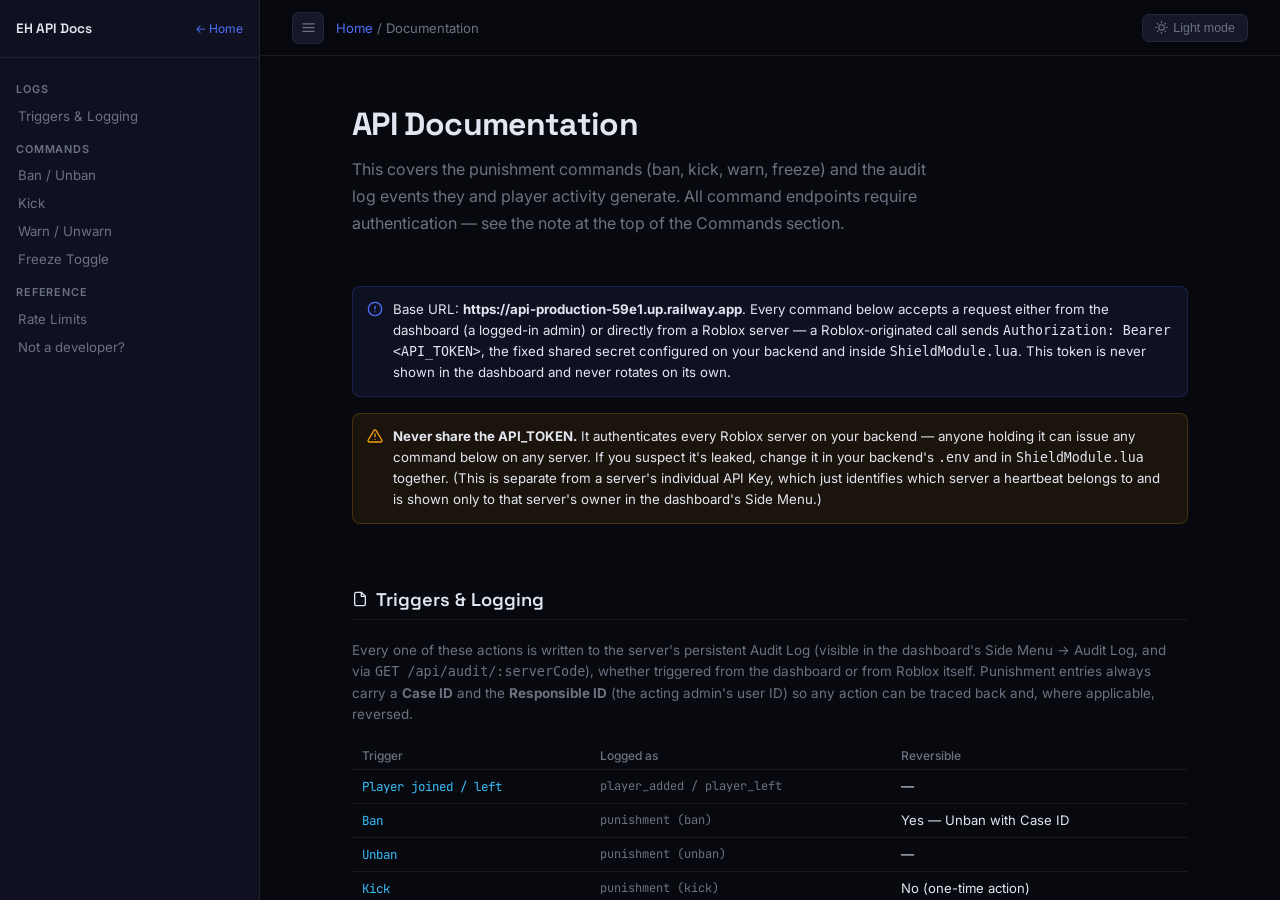
<file: Frontend/Api/Document/index.html>
<!DOCTYPE html>
<html lang="en" data-theme="dark">
<head>
<meta charset="UTF-8">
<meta name="viewport" content="width=device-width, initial-scale=1.0">
<title>Documentation — Emergency Hamburg API</title>
<link rel="preconnect" href="https://fonts.googleapis.com">
<link href="https://fonts.googleapis.com/css2?family=Inter:wght@300;400;500;600;700&family=Space+Grotesk:wght@500;600;700&family=JetBrains+Mono:wght@400;500&display=swap" rel="stylesheet">
<style>
:root {
    --bg:       #08090f;
    --surface:  #0f1120;
    --surface2: #161829;
    --border:   rgba(255,255,255,0.07);
    --text:     #e2e6f0;
    --muted:    #6b7280;
    --accent:   #4f6ef7;
    --accent2:  #38bdf8;
    --danger:   #ef4444;
    --success:  #22c55e;
    --warn:     #f59e0b;
    --radius:   10px;
    --font:     'Inter', system-ui, sans-serif;
    --font-h:   'Space Grotesk', sans-serif;
    --font-code:'JetBrains Mono', monospace;
    --sidebar-w: 260px;
}
[data-theme="light"] {
    --bg:       #f5f6fa;
    --surface:  #ffffff;
    --surface2: #eef0f8;
    --border:   rgba(0,0,0,0.08);
    --text:     #111827;
    --muted:    #6b7280;
}
*, *::before, *::after { box-sizing: border-box; margin: 0; padding: 0; }
body {
    font-family: var(--font);
    background: var(--bg);
    color: var(--text);
    display: flex;
    min-height: 100vh;
}

/* ─── SIDEBAR ─── */
#sidebar {
    width: var(--sidebar-w);
    min-width: var(--sidebar-w);
    background: var(--surface);
    border-right: 1px solid var(--border);
    height: 100vh;
    position: sticky;
    top: 0;
    overflow-y: auto;
    display: flex;
    flex-direction: column;
    transition: transform 0.25s ease, width 0.25s ease;
    z-index: 50;
    flex-shrink: 0;
}
#sidebar.collapsed {
    width: 0;
    min-width: 0;
    overflow: hidden;
}
.sidebar-header {
    padding: 1.25rem 1rem;
    border-bottom: 1px solid var(--border);
    display: flex; align-items: center; justify-content: space-between;
}
.sidebar-brand {
    font-family: var(--font-h);
    font-size: 0.85rem;
    font-weight: 600;
    color: var(--text);
}
.sidebar-nav { padding: 0.75rem 0.5rem; flex: 1; }
.sidebar-section {
    font-size: 0.68rem;
    font-weight: 600;
    text-transform: uppercase;
    letter-spacing: 0.08em;
    color: var(--muted);
    padding: 0.75rem 0.5rem 0.35rem;
}
.sidebar-link {
    display: flex; align-items: center; gap: 8px;
    padding: 6px 10px;
    border-radius: 7px;
    font-size: 0.83rem;
    color: var(--muted);
    cursor: pointer;
    transition: background 0.15s, color 0.15s;
    text-decoration: none;
}
.sidebar-link:hover { background: var(--surface2); color: var(--text); }
.sidebar-link.active { background: rgba(79,110,247,0.12); color: var(--accent); }
.method-badge {
    font-size: 0.65rem; font-weight: 700; font-family: var(--font-code);
    padding: 2px 5px; border-radius: 4px; margin-left: auto;
}
.method-get  { background: rgba(34,197,94,0.15);  color: #22c55e; }
.method-post { background: rgba(79,110,247,0.15); color: #4f6ef7; }
.method-del  { background: rgba(239,68,68,0.15);  color: #ef4444; }
.method-patch{ background: rgba(245,158,11,0.15); color: #f59e0b; }

/* ─── MAIN ─── */
#main {
    flex: 1;
    overflow-y: auto;
    max-height: 100vh;
}

/* ─── TOP BAR ─── */
#topbar {
    position: sticky; top: 0; z-index: 40;
    background: rgba(8,9,15,0.9);
    backdrop-filter: blur(10px);
    border-bottom: 1px solid var(--border);
    padding: 0 2rem;
    height: 56px;
    display: flex; align-items: center; justify-content: space-between;
}
.topbar-left { display: flex; align-items: center; gap: 12px; }
.toggle-sidebar-btn {
    background: var(--surface2);
    border: 1px solid var(--border);
    border-radius: 7px;
    width: 32px; height: 32px;
    display: flex; align-items: center; justify-content: center;
    cursor: pointer;
    color: var(--muted);
    transition: color 0.15s;
    flex-shrink: 0;
}
.toggle-sidebar-btn:hover { color: var(--text); }
.breadcrumb {
    font-size: 0.82rem; color: var(--muted);
}
.breadcrumb a { color: var(--accent); text-decoration: none; }
.topbar-right { display: flex; align-items: center; gap: 10px; }
.theme-btn {
    background: var(--surface2);
    border: 1px solid var(--border);
    border-radius: 7px;
    padding: 6px 12px;
    font-size: 0.78rem;
    color: var(--muted);
    cursor: pointer;
    transition: color 0.15s;
    display: flex; align-items: center; gap: 5px;
}
.theme-btn:hover { color: var(--text); }

/* ─── CONTENT ─── */
.content {
    max-width: 900px;
    margin: 0 auto;
    padding: 3rem 2rem 6rem;
}
.page-hero {
    margin-bottom: 3rem;
}
.page-hero h1 {
    font-family: var(--font-h);
    font-size: 2rem;
    font-weight: 700;
    letter-spacing: -0.02em;
    margin-bottom: 0.75rem;
}
.page-hero p { color: var(--muted); line-height: 1.7; max-width: 580px; }

/* ─── ENDPOINT SECTION ─── */
.endpoint-section {
    margin-bottom: 4rem;
    scroll-margin-top: 70px;
}
.endpoint-section-title {
    font-family: var(--font-h);
    font-size: 1.15rem;
    font-weight: 600;
    margin-bottom: 1.25rem;
    color: var(--text);
    padding-bottom: 0.5rem;
    border-bottom: 1px solid var(--border);
    display: flex; align-items: center; gap: 8px;
}

/* ─── ENDPOINT CARD ─── */
.endpoint-card {
    background: var(--surface);
    border: 1px solid var(--border);
    border-radius: var(--radius);
    margin-bottom: 1.25rem;
    overflow: hidden;
}
.endpoint-head {
    display: flex; align-items: center; gap: 10px;
    padding: 1rem 1.25rem;
    cursor: pointer;
    user-select: none;
}
.endpoint-head:hover { background: var(--surface2); }
.endpoint-method {
    font-family: var(--font-code);
    font-size: 0.7rem; font-weight: 700;
    padding: 3px 8px; border-radius: 5px;
    flex-shrink: 0;
}
.endpoint-path {
    font-family: var(--font-code);
    font-size: 0.83rem;
    color: var(--text);
    flex: 1;
}
.endpoint-summary { font-size: 0.8rem; color: var(--muted); }
.endpoint-toggle {
    color: var(--muted); transition: transform 0.2s;
    flex-shrink: 0;
}
.endpoint-card.open .endpoint-toggle { transform: rotate(90deg); }

.endpoint-body {
    display: none;
    padding: 0 1.25rem 1.25rem;
    border-top: 1px solid var(--border);
}
.endpoint-card.open .endpoint-body { display: block; }

.endpoint-desc {
    font-size: 0.84rem;
    color: var(--muted);
    line-height: 1.6;
    margin: 1rem 0;
}

/* ─── PARAMS TABLE ─── */
.params-title {
    font-size: 0.75rem;
    font-weight: 600;
    text-transform: uppercase;
    letter-spacing: 0.06em;
    color: var(--muted);
    margin: 1rem 0 0.5rem;
}
table {
    width: 100%; border-collapse: collapse;
    font-size: 0.82rem; margin-bottom: 1rem;
}
th { text-align: left; padding: 6px 10px; color: var(--muted); font-weight: 500; font-size: 0.75rem; border-bottom: 1px solid var(--border); }
td { padding: 8px 10px; border-bottom: 1px solid var(--border); vertical-align: top; }
tr:last-child td { border-bottom: none; }
.param-name { font-family: var(--font-code); font-size: 0.78rem; color: var(--accent2); }
.param-type { font-family: var(--font-code); font-size: 0.75rem; color: var(--muted); }
.required-tag {
    display: inline-block;
    background: rgba(239,68,68,0.1); color: var(--danger);
    border-radius: 4px; padding: 1px 5px; font-size: 0.65rem; font-weight: 600;
}
.optional-tag {
    display: inline-block;
    background: var(--surface2); color: var(--muted);
    border-radius: 4px; padding: 1px 5px; font-size: 0.65rem;
}

/* ─── CODE BLOCK ─── */
.code-block {
    position: relative;
    background: #0d0e1a;
    border: 1px solid rgba(255,255,255,0.05);
    border-radius: 8px;
    overflow: hidden;
    margin: 1rem 0;
}
.code-block-header {
    display: flex; align-items: center; justify-content: space-between;
    padding: 8px 14px;
    background: rgba(255,255,255,0.02);
    border-bottom: 1px solid rgba(255,255,255,0.05);
    font-size: 0.72rem; color: var(--muted);
}
.copy-btn {
    background: var(--surface2);
    border: 1px solid var(--border);
    border-radius: 5px;
    padding: 3px 10px;
    font-size: 0.72rem; color: var(--muted);
    cursor: pointer; transition: color 0.15s;
}
.copy-btn:hover { color: var(--text); }
.copy-btn.copied { color: var(--success); }
pre {
    padding: 1rem 1.25rem;
    overflow-x: auto;
    font-family: var(--font-code);
    font-size: 0.82rem;
    line-height: 1.7;
}
/* Syntax colors */
.kw   { color: #c084fc; }
.str  { color: #86efac; }
.num  { color: #fdba74; }
.cmt  { color: #4b5563; font-style: italic; }
.fn   { color: #60a5fa; }
.key  { color: #38bdf8; }
.op   { color: #94a3b8; }
.url  { color: #fbbf24; }

/* ─── INFO BOX ─── */
.info-box {
    display: flex; gap: 10px;
    background: rgba(79,110,247,0.08);
    border: 1px solid rgba(79,110,247,0.2);
    border-radius: 8px;
    padding: 12px 14px;
    font-size: 0.83rem;
    color: var(--text);
    line-height: 1.6;
    margin: 1rem 0;
}
.info-box.warn-box {
    background: rgba(245,158,11,0.08);
    border-color: rgba(245,158,11,0.2);
}
.info-box.danger-box {
    background: rgba(239,68,68,0.08);
    border-color: rgba(239,68,68,0.2);
}
.info-box svg { flex-shrink: 0; margin-top: 2px; }

/* ─── NOT-A-DEV SECTION ─── */
.not-dev-card {
    background: linear-gradient(135deg, rgba(79,110,247,0.08), rgba(56,189,248,0.05));
    border: 1px solid rgba(79,110,247,0.2);
    border-radius: var(--radius);
    padding: 2rem;
    text-align: center;
    margin: 3rem 0;
}
.not-dev-card h2 { font-family: var(--font-h); font-size: 1.1rem; margin-bottom: 0.5rem; }
.not-dev-card p  { font-size: 0.84rem; color: var(--muted); margin-bottom: 1rem; line-height: 1.6; }
.not-dev-card a  { color: var(--accent); font-weight: 500; cursor: pointer; }
.not-dev-card a:hover { text-decoration: underline; }

/* ─── RESPONSIVE ─── */
@media (max-width: 768px) {
    #sidebar { position: fixed; height: 100vh; }
    #sidebar:not(.collapsed) { box-shadow: 0 0 40px rgba(0,0,0,0.5); }
}
</style>
</head>
<body>

<!-- ─── SIDEBAR ─── -->
<aside id="sidebar">
    <div class="sidebar-header">
        <div class="sidebar-brand">EH API Docs</div>
        <a href="/Api" style="font-size:0.75rem;color:var(--accent);text-decoration:none">&larr; Home</a>
    </div>
    <nav class="sidebar-nav">

        <div class="sidebar-section">Logs</div>
        <a class="sidebar-link active" onclick="scrollTo('triggers')">Triggers &amp; Logging</a>

        <div class="sidebar-section">Commands</div>
        <a class="sidebar-link" onclick="scrollTo('ban')">Ban / Unban</a>
        <a class="sidebar-link" onclick="scrollTo('kick')">Kick</a>
        <a class="sidebar-link" onclick="scrollTo('warn')">Warn / Unwarn</a>
        <a class="sidebar-link" onclick="scrollTo('freeze')">Freeze Toggle</a>

        <div class="sidebar-section">Reference</div>
        <a class="sidebar-link" onclick="scrollTo('ratelimit')">Rate Limits</a>
        <a class="sidebar-link" onclick="scrollTo('not-dev')">Not a developer?</a>
    </nav>
</aside>

<!-- ─── MAIN ─── -->
<div id="main">
    <div id="topbar">
        <div class="topbar-left">
            <button class="toggle-sidebar-btn" onclick="toggleSidebar()" title="Toggle sidebar">
                <svg xmlns="http://www.w3.org/2000/svg" width="15" height="15" viewBox="0 0 24 24" fill="none" stroke="currentColor" stroke-width="2" stroke-linecap="round" stroke-linejoin="round"><line x1="3" y1="6" x2="21" y2="6"/><line x1="3" y1="12" x2="21" y2="12"/><line x1="3" y1="18" x2="21" y2="18"/></svg>
            </button>
            <span class="breadcrumb"><a href="/Api">Home</a> / Documentation</span>
        </div>
        <div class="topbar-right">
            <button class="theme-btn" onclick="toggleTheme()">
                <svg id="theme-icon" xmlns="http://www.w3.org/2000/svg" width="13" height="13" viewBox="0 0 24 24" fill="none" stroke="currentColor" stroke-width="2" stroke-linecap="round" stroke-linejoin="round"><circle cx="12" cy="12" r="5"/><line x1="12" y1="1" x2="12" y2="3"/><line x1="12" y1="21" x2="12" y2="23"/><line x1="4.22" y1="4.22" x2="5.64" y2="5.64"/><line x1="18.36" y1="18.36" x2="19.78" y2="19.78"/><line x1="1" y1="12" x2="3" y2="12"/><line x1="21" y1="12" x2="23" y2="12"/><line x1="4.22" y1="19.78" x2="5.64" y2="18.36"/><line x1="18.36" y1="5.64" x2="19.78" y2="4.22"/></svg>
                <span id="theme-label">Light mode</span>
            </button>
        </div>
    </div>

    <div class="content">

        <!-- INTRO -->
        <div class="page-hero">
            <h1>API Documentation</h1>
            <p>This covers the punishment commands (ban, kick, warn, freeze) and the audit log events they and player activity generate. All command endpoints require authentication — see the note at the top of the Commands section.</p>
        </div>

        <!-- INTRO (auth note folded in — not a separate sidebar section per current scope) -->
        <div id="intro" class="endpoint-section">
            <div class="info-box">
                <svg xmlns="http://www.w3.org/2000/svg" width="16" height="16" viewBox="0 0 24 24" fill="none" stroke="#4f6ef7" stroke-width="2" stroke-linecap="round" stroke-linejoin="round"><circle cx="12" cy="12" r="10"/><line x1="12" y1="8" x2="12" y2="12"/><line x1="12" y1="16" x2="12.01" y2="16"/></svg>
                <div>Base URL: <strong>https://api-production-59e1.up.railway.app</strong>. Every command below accepts a request either from the dashboard (a logged-in admin) or directly from a Roblox server — a Roblox-originated call sends <code>Authorization: Bearer &lt;API_TOKEN&gt;</code>, the fixed shared secret configured on your backend and inside <code>ShieldModule.lua</code>. This token is never shown in the dashboard and never rotates on its own.</div>
            </div>
            <div class="info-box warn-box">
                <svg xmlns="http://www.w3.org/2000/svg" width="16" height="16" viewBox="0 0 24 24" fill="none" stroke="#f59e0b" stroke-width="2" stroke-linecap="round" stroke-linejoin="round"><path d="M10.29 3.86L1.82 18a2 2 0 0 0 1.71 3h16.94a2 2 0 0 0 1.71-3L13.71 3.86a2 2 0 0 0-3.42 0z"/><line x1="12" y1="9" x2="12" y2="13"/><line x1="12" y1="17" x2="12.01" y2="17"/></svg>
                <div><strong>Never share the API_TOKEN.</strong> It authenticates every Roblox server on your backend — anyone holding it can issue any command below on any server. If you suspect it's leaked, change it in your backend's <code>.env</code> and in <code>ShieldModule.lua</code> together. (This is separate from a server's individual API Key, which just identifies which server a heartbeat belongs to and is shown only to that server's owner in the dashboard's Side Menu.)</div>
            </div>
        </div>

        <!-- TRIGGERS & LOGGING -->
        <div id="triggers" class="endpoint-section">
            <div class="endpoint-section-title">
                <svg xmlns="http://www.w3.org/2000/svg" width="16" height="16" viewBox="0 0 24 24" fill="none" stroke="currentColor" stroke-width="2" stroke-linecap="round" stroke-linejoin="round"><path d="M14 2H6a2 2 0 0 0-2 2v16a2 2 0 0 0 2 2h12a2 2 0 0 0 2-2V8z"/><polyline points="14 2 14 8 20 8"/></svg>
                Triggers &amp; Logging
            </div>
            <p class="endpoint-desc">Every one of these actions is written to the server's persistent Audit Log (visible in the dashboard's Side Menu → Audit Log, and via <code>GET /api/audit/:serverCode</code>), whether triggered from the dashboard or from Roblox itself. Punishment entries always carry a <strong>Case ID</strong> and the <strong>Responsible ID</strong> (the acting admin's user ID) so any action can be traced back and, where applicable, reversed.</p>
            <table style="margin-top:10px">
                <tr><th>Trigger</th><th>Logged as</th><th>Reversible</th></tr>
                <tr><td class="param-name">Player joined / left</td><td class="param-type">player_added / player_left</td><td>—</td></tr>
                <tr><td class="param-name">Ban</td><td class="param-type">punishment (ban)</td><td>Yes — Unban with Case ID</td></tr>
                <tr><td class="param-name">Unban</td><td class="param-type">punishment (unban)</td><td>—</td></tr>
                <tr><td class="param-name">Kick</td><td class="param-type">punishment (kick)</td><td>No (one-time action)</td></tr>
                <tr><td class="param-name">Warn</td><td class="param-type">punishment (warn)</td><td>Yes — Unwarn with Case ID</td></tr>
                <tr><td class="param-name">Unwarn</td><td class="param-type">punishment (unwarn)</td><td>—</td></tr>
                <tr><td class="param-name">Freeze / Unfreeze</td><td class="param-type">punishment (freeze)</td><td>Toggled by re-calling Freeze</td></tr>
                <tr><td class="param-name">Team Changed</td><td class="param-type">team_changed</td><td>—</td></tr>
            </table>
        </div>

        <!-- BAN -->
        <div id="ban" class="endpoint-section">
            <div class="endpoint-section-title">
                <svg xmlns="http://www.w3.org/2000/svg" width="16" height="16" viewBox="0 0 24 24" fill="none" stroke="currentColor" stroke-width="2" stroke-linecap="round" stroke-linejoin="round"><circle cx="12" cy="12" r="10"/><line x1="4.93" y1="4.93" x2="19.07" y2="19.07"/></svg>
                Ban / Unban
            </div>
            <div class="info-box warn-box">
                <svg xmlns="http://www.w3.org/2000/svg" width="16" height="16" viewBox="0 0 24 24" fill="none" stroke="#f59e0b" stroke-width="2" stroke-linecap="round" stroke-linejoin="round"><path d="M10.29 3.86L1.82 18a2 2 0 0 0 1.71 3h16.94a2 2 0 0 0 1.71-3L13.71 3.86a2 2 0 0 0-3.42 0z"/><line x1="12" y1="9" x2="12" y2="13"/><line x1="12" y1="17" x2="12.01" y2="17"/></svg>
                <div>Bans are stored in-memory on the API and replicated to Roblox DataStore via the <code>ban</code> command. A ban with <code>duration: -1</code> is permanent. Duration is always in <strong>seconds</strong>.</div>
            </div>
            <div class="endpoint-card">
                <div class="endpoint-head" onclick="toggleEp(this)">
                    <span class="endpoint-method method-post">POST</span>
                    <span class="endpoint-path">/api/punishments/ban</span>
                    <span class="endpoint-summary">Ban a player</span>
                    <svg class="endpoint-toggle" xmlns="http://www.w3.org/2000/svg" width="14" height="14" viewBox="0 0 24 24" fill="none" stroke="currentColor" stroke-width="2" stroke-linecap="round" stroke-linejoin="round"><polyline points="9 18 15 12 9 6"/></svg>
                </div>
                <div class="endpoint-body">
                    <p class="params-title">Body Parameters</p>
                    <table>
                        <tr><th>Name</th><th>Type</th><th>Required</th><th>Description</th></tr>
                        <tr><td class="param-name">serverCode</td><td class="param-type">string</td><td><span class="optional-tag">optional</span></td><td>Live server to issue kick command in</td></tr>
                        <tr><td class="param-name">bannedUserName</td><td class="param-type">string</td><td><span class="required-tag">required</span></td><td>Username of player to ban</td></tr>
                        <tr><td class="param-name">bannedUserId</td><td class="param-type">number</td><td><span class="required-tag">required</span></td><td>User ID of player to ban</td></tr>
                        <tr><td class="param-name">responsibleId</td><td class="param-type">number</td><td><span class="required-tag">required</span></td><td>Admin's user ID (senderId)</td></tr>
                        <tr><td class="param-name">responsibleUsername</td><td class="param-type">string</td><td><span class="required-tag">required</span></td><td>Admin's username</td></tr>
                        <tr><td class="param-name">duration</td><td class="param-type">number</td><td><span class="required-tag">required</span></td><td>Seconds, or -1 for permanent</td></tr>
                        <tr><td class="param-name">reason</td><td class="param-type">string</td><td><span class="optional-tag">optional</span></td><td>Ban reason</td></tr>
                    </table>
                    <div class="code-block">
                        <div class="code-block-header"><span>JavaScript — Ban for 24 hours</span><button class="copy-btn" onclick="copyCode(this)">Copy</button></div>
                        <pre><span class="kw">const</span> res = <span class="kw">await</span> <span class="fn">fetch</span>(<span class="str">"/api/punishments/ban"</span>, {
  <span class="key">method</span>: <span class="str">"POST"</span>,
  <span class="key">headers</span>: { <span class="str">"Content-Type"</span>: <span class="str">"application/json"</span>, <span class="str">"Authorization"</span>: <span class="str">"Bearer TOKEN"</span> },
  <span class="key">body</span>: <span class="fn">JSON.stringify</span>({
    <span class="key">serverCode</span>: <span class="str">"b1zw-z1ld-24s1-dm23"</span>,
    <span class="key">bannedUserName</span>: <span class="str">"BadPlayer"</span>,
    <span class="key">bannedUserId</span>: <span class="num">987654321</span>,
    <span class="key">responsibleId</span>: <span class="num">123456789</span>,
    <span class="key">responsibleUsername</span>: <span class="str">"AdminName"</span>,
    <span class="key">duration</span>: <span class="num">86400</span>, <span class="cmt">// 24 hours in seconds</span>
    <span class="key">reason</span>: <span class="str">"RDM / Exploiting"</span>
  })
});
<span class="kw">const</span> { caseId } = <span class="kw">await</span> res.<span class="fn">json</span>();
<span class="cmt">// Store caseId for future unban reference</span></pre>
                    </div>
                </div>
            </div>

            <div class="endpoint-card">
                <div class="endpoint-head" onclick="toggleEp(this)">
                    <span class="endpoint-method method-post">POST</span>
                    <span class="endpoint-path">/api/punishments/unban</span>
                    <span class="endpoint-summary">Lift an active ban</span>
                    <svg class="endpoint-toggle" xmlns="http://www.w3.org/2000/svg" width="14" height="14" viewBox="0 0 24 24" fill="none" stroke="currentColor" stroke-width="2" stroke-linecap="round" stroke-linejoin="round"><polyline points="9 18 15 12 9 6"/></svg>
                </div>
                <div class="endpoint-body">
                    <table>
                        <tr><th>Name</th><th>Type</th><th>Required</th></tr>
                        <tr><td class="param-name">userId</td><td class="param-type">number</td><td><span class="required-tag">required</span></td></tr>
                        <tr><td class="param-name">responsibleUsername</td><td class="param-type">string</td><td><span class="optional-tag">optional</span></td></tr>
                        <tr><td class="param-name">reason</td><td class="param-type">string</td><td><span class="optional-tag">optional</span></td></tr>
                    </table>
                </div>
            </div>
        </div>

        <!-- KICK -->
        <div id="kick" class="endpoint-section">
            <div class="endpoint-section-title">Kick</div>
            <div class="endpoint-card">
                <div class="endpoint-head" onclick="toggleEp(this)">
                    <span class="endpoint-method method-post">POST</span>
                    <span class="endpoint-path">/api/punishments/kick</span>
                    <span class="endpoint-summary">Kick a player from a live server</span>
                    <svg class="endpoint-toggle" xmlns="http://www.w3.org/2000/svg" width="14" height="14" viewBox="0 0 24 24" fill="none" stroke="currentColor" stroke-width="2" stroke-linecap="round" stroke-linejoin="round"><polyline points="9 18 15 12 9 6"/></svg>
                </div>
                <div class="endpoint-body">
                    <table>
                        <tr><th>Name</th><th>Type</th><th>Required</th></tr>
                        <tr><td class="param-name">serverCode</td><td class="param-type">string</td><td><span class="required-tag">required</span></td></tr>
                        <tr><td class="param-name">target</td><td class="param-type">string</td><td><span class="required-tag">required</span></td></tr>
                        <tr><td class="param-name">targetId</td><td class="param-type">number</td><td><span class="optional-tag">optional</span></td></tr>
                        <tr><td class="param-name">responsibleUsername</td><td class="param-type">string</td><td><span class="optional-tag">optional</span></td></tr>
                        <tr><td class="param-name">reason</td><td class="param-type">string</td><td><span class="optional-tag">optional</span></td></tr>
                    </table>
                </div>
            </div>
        </div>

        <!-- WARN -->
        <div id="warn" class="endpoint-section">
            <div class="endpoint-section-title">Warn / Unwarn</div>
            <div class="endpoint-card">
                <div class="endpoint-head" onclick="toggleEp(this)">
                    <span class="endpoint-method method-post">POST</span>
                    <span class="endpoint-path">/api/punishments/warn</span>
                    <span class="endpoint-summary">Warn a player</span>
                    <svg class="endpoint-toggle" xmlns="http://www.w3.org/2000/svg" width="14" height="14" viewBox="0 0 24 24" fill="none" stroke="currentColor" stroke-width="2" stroke-linecap="round" stroke-linejoin="round"><polyline points="9 18 15 12 9 6"/></svg>
                </div>
                <div class="endpoint-body">
                    <p class="endpoint-desc">Warn case IDs are 6-character alphanumeric strings, e.g. <code>aB3xZ9</code>. Pass them to <code>/unwarn</code> to remove specific warnings.</p>
                    <table>
                        <tr><th>Name</th><th>Type</th><th>Required</th></tr>
                        <tr><td class="param-name">serverCode</td><td class="param-type">string</td><td><span class="optional-tag">optional</span></td></tr>
                        <tr><td class="param-name">toWho</td><td class="param-type">string</td><td><span class="required-tag">required</span></td></tr>
                        <tr><td class="param-name">toWhoId</td><td class="param-type">number</td><td><span class="required-tag">required</span></td></tr>
                        <tr><td class="param-name">responsibleId</td><td class="param-type">number</td><td><span class="required-tag">required</span></td></tr>
                        <tr><td class="param-name">responsibleUsername</td><td class="param-type">string</td><td><span class="required-tag">required</span></td></tr>
                        <tr><td class="param-name">reason</td><td class="param-type">string</td><td><span class="required-tag">required</span></td></tr>
                        <tr><td class="param-name">time</td><td class="param-type">number</td><td><span class="optional-tag">optional</span></td></tr>
                    </table>
                    <div class="code-block">
                        <div class="code-block-header"><span>JavaScript — Warn and fetch all warns</span><button class="copy-btn" onclick="copyCode(this)">Copy</button></div>
                        <pre><span class="cmt">// Issue warn</span>
<span class="kw">const</span> warnRes = <span class="kw">await</span> <span class="fn">fetch</span>(<span class="str">"/api/punishments/warn"</span>, {
  <span class="key">method</span>: <span class="str">"POST"</span>,
  <span class="key">headers</span>: { <span class="str">"Content-Type"</span>: <span class="str">"application/json"</span>, <span class="str">"Authorization"</span>: <span class="str">"Bearer TOKEN"</span> },
  <span class="key">body</span>: <span class="fn">JSON.stringify</span>({
    <span class="key">toWho</span>: <span class="str">"PlayerName"</span>, <span class="key">toWhoId</span>: <span class="num">123456</span>,
    <span class="key">responsibleId</span>: <span class="num">789</span>, <span class="key">responsibleUsername</span>: <span class="str">"Admin"</span>,
    <span class="key">reason</span>: <span class="str">"Swearing / Insults"</span>
  })
});
<span class="kw">const</span> { caseId } = <span class="kw">await</span> warnRes.<span class="fn">json</span>();

<span class="cmt">// Fetch all warns for a player</span>
<span class="kw">const</span> warns = <span class="kw">await</span> <span class="fn">fetch</span>(<span class="str">`/api/punishments/warns/123456`</span>, {
  <span class="key">headers</span>: { <span class="str">"Authorization"</span>: <span class="str">"Bearer TOKEN"</span> }
}).<span class="fn">then</span>(r => r.<span class="fn">json</span>());</pre>
                    </div>
                </div>
            </div>
            <div class="endpoint-card">
                <div class="endpoint-head" onclick="toggleEp(this)">
                    <span class="endpoint-method method-post">POST</span>
                    <span class="endpoint-path">/api/punishments/unwarn</span>
                    <span class="endpoint-summary">Remove a warning by case ID</span>
                    <svg class="endpoint-toggle" xmlns="http://www.w3.org/2000/svg" width="14" height="14" viewBox="0 0 24 24" fill="none" stroke="currentColor" stroke-width="2" stroke-linecap="round" stroke-linejoin="round"><polyline points="9 18 15 12 9 6"/></svg>
                </div>
                <div class="endpoint-body">
                    <table>
                        <tr><th>Name</th><th>Type</th><th>Required</th></tr>
                        <tr><td class="param-name">whoId</td><td class="param-type">number</td><td><span class="required-tag">required</span></td></tr>
                        <tr><td class="param-name">caseId</td><td class="param-type">string</td><td><span class="required-tag">required</span></td></tr>
                        <tr><td class="param-name">who</td><td class="param-type">string</td><td><span class="optional-tag">optional</span></td></tr>
                        <tr><td class="param-name">serverCode</td><td class="param-type">string</td><td><span class="optional-tag">optional</span></td></tr>
                    </table>
                </div>
            </div>
        </div>

        <!-- FREEZE -->
        <div id="freeze" class="endpoint-section">
            <div class="endpoint-section-title">Freeze Toggle</div>
            <div class="endpoint-card">
                <div class="endpoint-head" onclick="toggleEp(this)">
                    <span class="endpoint-method method-post">POST</span>
                    <span class="endpoint-path">/api/punishments/freeze</span>
                    <span class="endpoint-summary">Toggle freeze state for a player</span>
                    <svg class="endpoint-toggle" xmlns="http://www.w3.org/2000/svg" width="14" height="14" viewBox="0 0 24 24" fill="none" stroke="currentColor" stroke-width="2" stroke-linecap="round" stroke-linejoin="round"><polyline points="9 18 15 12 9 6"/></svg>
                </div>
                <div class="endpoint-body">
                    <p class="endpoint-desc">Toggles freeze: if the player is frozen, this unfreezes them; if not frozen, freezes them. Returns which action was taken.</p>
                    <table>
                        <tr><th>Name</th><th>Type</th><th>Required</th></tr>
                        <tr><td class="param-name">serverCode</td><td class="param-type">string</td><td><span class="required-tag">required</span></td></tr>
                        <tr><td class="param-name">targetId</td><td class="param-type">number</td><td><span class="required-tag">required</span></td></tr>
                        <tr><td class="param-name">targetUsername</td><td class="param-type">string</td><td><span class="optional-tag">optional</span></td></tr>
                    </table>
                </div>
            </div>
        </div>


        <!-- RATE LIMITS -->
        <div id="ratelimit" class="endpoint-section">
            <div class="endpoint-section-title">
                <svg xmlns="http://www.w3.org/2000/svg" width="16" height="16" viewBox="0 0 24 24" fill="none" stroke="currentColor" stroke-width="2" stroke-linecap="round" stroke-linejoin="round"><circle cx="12" cy="12" r="10"/><polyline points="12 6 12 12 16 14"/></svg>
                Rate Limits
            </div>
            <p class="endpoint-desc">All command endpoints share a general request limit, plus a couple of narrower cooldowns on specific actions.</p>
            <table style="margin-top:10px">
                <tr><th>Scope</th><th>Limit</th><th>On exceed</th></tr>
                <tr><td class="param-name">Per IP (general)</td><td class="param-type">45 requests / 10 seconds</td><td><code>429</code> Rate limit exceeded</td></tr>
                <tr><td class="param-name">Duty shift actions</td><td class="param-type">1 action / 2 seconds</td><td><code>429</code> with <code>remainingMs</code></td></tr>
                <tr><td class="param-name">API Key regeneration</td><td class="param-type">1 / 15 minutes (per server)</td><td><code>429</code> with <code>remainingSeconds</code></td></tr>
            </table>
            <p class="endpoint-desc" style="margin-top:10px"><strong>Backoff guidance:</strong> on a <code>429</code>, stop retrying immediately — back off for at least the window above before trying again (use <code>remainingMs</code>/<code>remainingSeconds</code> when the response includes one). Don't poll faster than once every couple of seconds for anything other than heartbeat, which already runs on its own fixed interval.</p>
        </div>

        <!-- NOT A DEVELOPER -->
        <div id="not-dev" class="not-dev-card">
            <h2>Not a developer?</h2>
            <p>You don't need to write a single line of code. Our dashboard gives you every tool this API offers — moderation, audit logs, player map, and chat — through a clean, easy-to-use interface with more features than the raw API. It is <em>significantly</em> easier and has more features than calling these endpoints manually.</p>

            <p>Head to the <a onclick="goToDashboard()">dashboard</a> — it's faster, cleaner, and requires no technical knowledge.</p>
        </div>

    </div><!-- end .content -->
</div><!-- end #main -->

<script>
function toggleSidebar() {
    document.getElementById('sidebar').classList.toggle('collapsed');
}
function toggleTheme() {
    const html  = document.documentElement;
    const isDark = html.dataset.theme === 'dark';
    html.dataset.theme = isDark ? 'light' : 'dark';
    document.getElementById('theme-label').textContent = isDark ? 'Dark mode' : 'Light mode';
}
function scrollTo(id) {
    document.getElementById(id)?.scrollIntoView({ behavior: 'smooth', block: 'start' });
    document.querySelectorAll('.sidebar-link').forEach(l => l.classList.remove('active'));
    const evt = window.event;
    if (evt && evt.target) evt.target.classList.add('active');
}
function toggleEp(head) {
    head.closest('.endpoint-card').classList.toggle('open');
}
function copyCode(btn) {
    const pre = btn.closest('.code-block').querySelector('pre');
    navigator.clipboard.writeText(pre.innerText).then(() => {
        btn.textContent = 'Copied';
        btn.classList.add('copied');
        setTimeout(() => { btn.textContent = 'Copy'; btn.classList.remove('copied'); }, 1500);
    });
}
function goToDashboard() {
    const user = JSON.parse(sessionStorage.getItem('ehUser') || 'null');
    window.location.href = user ? '/Api/Dashboard' : '/Api?login=1';
}
</script>
</body>
</html>
</file>
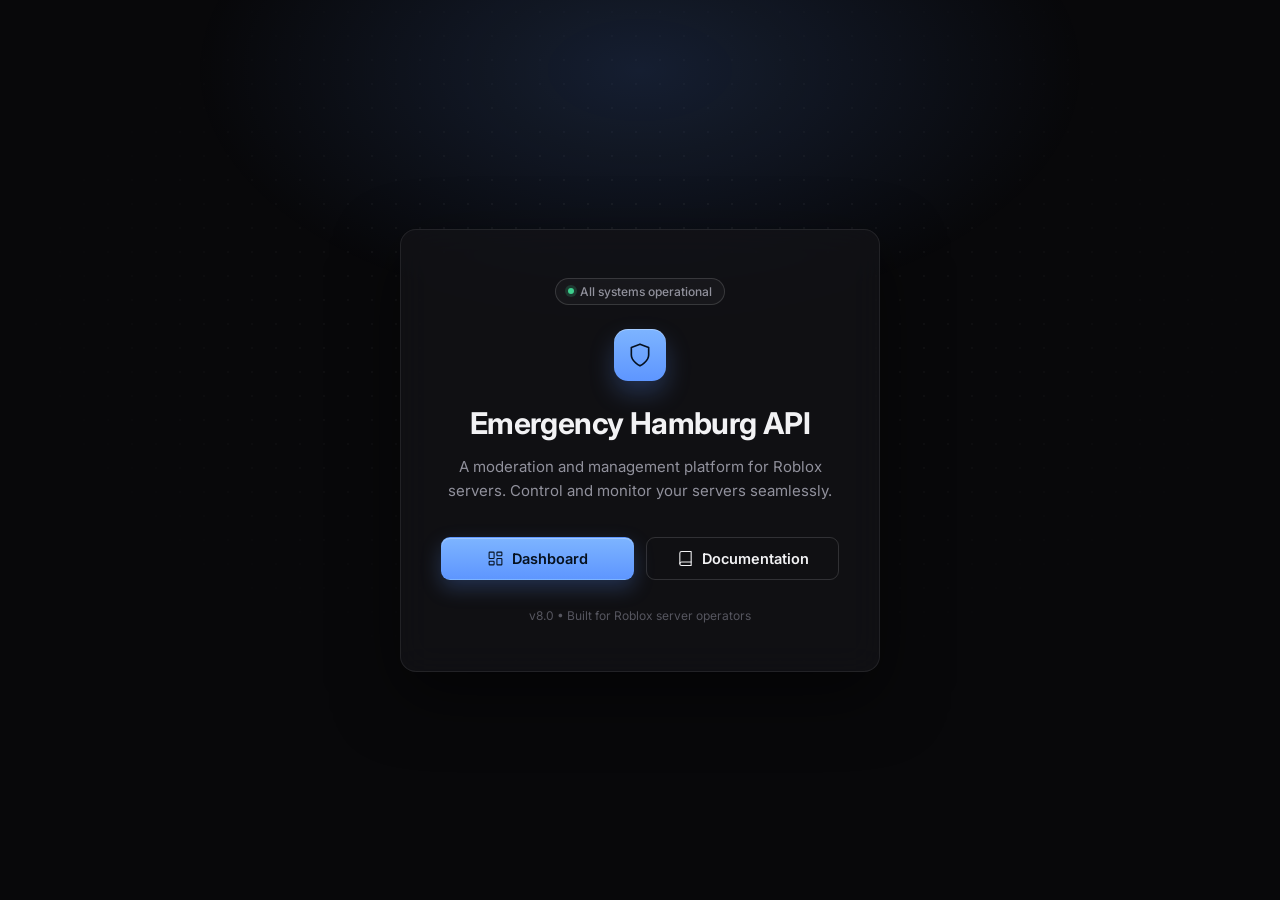
<file: Frontend/Main.html>
<!DOCTYPE html>
<html lang="en">
<head>
    <meta charset="UTF-8">
    <meta name="viewport" content="width=device-width, initial-scale=1.0">
    <title>Emergency Hamburg API</title>
    <link href="https://fonts.googleapis.com/css2?family=Inter:wght@400;500;600;700;800&display=swap" rel="stylesheet">
    <style>
        :root {
            --bg-primary: #08080a;
            --bg-card: rgba(20, 20, 24, 0.72);
            --border: rgba(255, 255, 255, 0.08);
            --border-strong: rgba(255, 255, 255, 0.14);
            --text-primary: #f2f2f4;
            --text-secondary: #91919c;
            --text-muted: #56565f;
            --accent: #5e96ff;
            --accent-gradient: linear-gradient(180deg, #7db4ff 0%, #5e96ff 100%);
            --success: #3ecf8e;
            --transition: 160ms cubic-bezier(0.4, 0, 0.2, 1);
        }
        * {
            box-sizing: border-box;
            margin: 0;
            padding: 0;
            font-family: 'Geist', 'Inter', -apple-system, sans-serif;
        }
        html { background-color: var(--bg-primary); }
        body {
            background-color: var(--bg-primary);
            color: var(--text-primary);
            display: flex;
            justify-content: center;
            align-items: center;
            min-height: 100vh;
            position: relative;
            overflow: hidden;
            padding: 24px;
        }
        body::before {
            content: "";
            position: fixed;
            inset: 0;
            background-image: radial-gradient(rgba(255, 255, 255, 0.06) 1px, transparent 1px);
            background-size: 24px 24px;
            -webkit-mask-image: radial-gradient(ellipse 70% 60% at 50% 35%, #000 0%, transparent 75%);
            mask-image: radial-gradient(ellipse 70% 60% at 50% 35%, #000 0%, transparent 75%);
            pointer-events: none;
        }
        body::after {
            content: "";
            position: fixed;
            top: -20%;
            left: 50%;
            transform: translateX(-50%);
            width: 900px;
            height: 500px;
            background: radial-gradient(ellipse at center, rgba(94, 150, 255, 0.16) 0%, transparent 70%);
            pointer-events: none;
            z-index: 0;
        }
        svg { stroke-width: 1.5; }

        .container {
            position: relative;
            z-index: 1;
            background-color: var(--bg-card);
            border: 1px solid var(--border);
            border-radius: 16px;
            padding: 48px 40px;
            text-align: center;
            max-width: 480px;
            width: 100%;
            backdrop-filter: blur(16px);
            -webkit-backdrop-filter: blur(16px);
            box-shadow: 0 24px 64px rgba(0, 0, 0, 0.5);
        }

        .badge {
            display: inline-flex;
            align-items: center;
            gap: 6px;
            padding: 5px 12px;
            border-radius: 999px;
            border: 1px solid var(--border-strong);
            background-color: rgba(255, 255, 255, 0.03);
            font-size: 12px;
            font-weight: 500;
            color: var(--text-secondary);
            margin-bottom: 24px;
        }
        .badge .dot {
            width: 6px;
            height: 6px;
            border-radius: 50%;
            background-color: var(--success);
            box-shadow: 0 0 0 3px rgba(62, 207, 142, 0.18);
        }

        .brand-mark {
            width: 52px;
            height: 52px;
            border-radius: 14px;
            background: var(--accent-gradient);
            display: flex;
            align-items: center;
            justify-content: center;
            color: #06111f;
            margin: 0 auto 24px;
            box-shadow: 0 1px 0 rgba(255, 255, 255, 0.3) inset, 0 12px 24px rgba(94, 150, 255, 0.25);
        }
        .brand-mark svg { width: 26px; height: 26px; }

        h1 {
            color: var(--text-primary);
            margin-bottom: 14px;
            font-size: 30px;
            font-weight: 700;
            letter-spacing: -0.02em;
        }
        p.lede {
            color: var(--text-secondary);
            margin-bottom: 34px;
            font-size: 15px;
            line-height: 1.6;
        }

        .buttons {
            display: flex;
            gap: 12px;
            justify-content: center;
        }
        .btn {
            display: inline-flex;
            align-items: center;
            justify-content: center;
            gap: 8px;
            text-decoration: none;
            padding: 12px 22px;
            border-radius: 9px;
            font-size: 14.5px;
            font-weight: 600;
            transition: all var(--transition);
            border: 1px solid transparent;
            cursor: pointer;
            flex: 1;
        }
        .btn svg { width: 17px; height: 17px; }
        .btn-primary {
            background: var(--accent-gradient);
            color: #06111f;
            box-shadow: 0 1px 0 rgba(255, 255, 255, 0.25) inset, 0 8px 20px rgba(94, 150, 255, 0.25);
        }
        .btn-primary:hover {
            transform: translateY(-1px);
            filter: brightness(1.06);
        }
        .btn-secondary {
            background-color: transparent;
            border-color: var(--border-strong);
            color: var(--text-primary);
        }
        .btn-secondary:hover {
            background-color: rgba(255, 255, 255, 0.04);
            border-color: rgba(255, 255, 255, 0.22);
        }

        .footnote {
            margin-top: 28px;
            font-size: 12px;
            color: var(--text-muted);
        }

        @media (max-width: 480px) {
            .buttons { flex-direction: column; }
            .container { padding: 36px 26px; }
        }
    </style>
</head>
<body>
    <div class="container">
        <div class="badge"><span class="dot"></span> All systems operational</div>
        <div class="brand-mark">
            <svg viewBox="0 0 24 24" fill="none" stroke="currentColor" stroke-linecap="round" stroke-linejoin="round"><path d="M12 22s8-4 8-10V5l-8-3-8 3v7c0 6 8 10 8 10Z"/></svg>
        </div>
        <h1>Emergency Hamburg API</h1>
        <p class="lede">A moderation and management platform for Roblox servers. Control and monitor your servers seamlessly.</p>
        <div class="buttons">
            <a href="../Dashboard/Dashboard.html" class="btn btn-primary">
                <svg viewBox="0 0 24 24" fill="none" stroke="currentColor" stroke-linecap="round" stroke-linejoin="round"><rect x="3" y="3" width="7" height="9" rx="1"/><rect x="14" y="3" width="7" height="5" rx="1"/><rect x="14" y="12" width="7" height="9" rx="1"/><rect x="3" y="16" width="7" height="5" rx="1"/></svg>
                Dashboard
            </a>
            <a href="../Document/Document.html" class="btn btn-secondary">
                <svg viewBox="0 0 24 24" fill="none" stroke="currentColor" stroke-linecap="round" stroke-linejoin="round"><path d="M4 19.5A2.5 2.5 0 0 1 6.5 17H20"/><path d="M6.5 2H20v20H6.5A2.5 2.5 0 0 1 4 19.5v-15A2.5 2.5 0 0 1 6.5 2z"/></svg>
                Documentation
            </a>
        </div>
        <p class="footnote">v8.0 &bull; Built for Roblox server operators</p>
    </div>
</body>
</html>
</file>
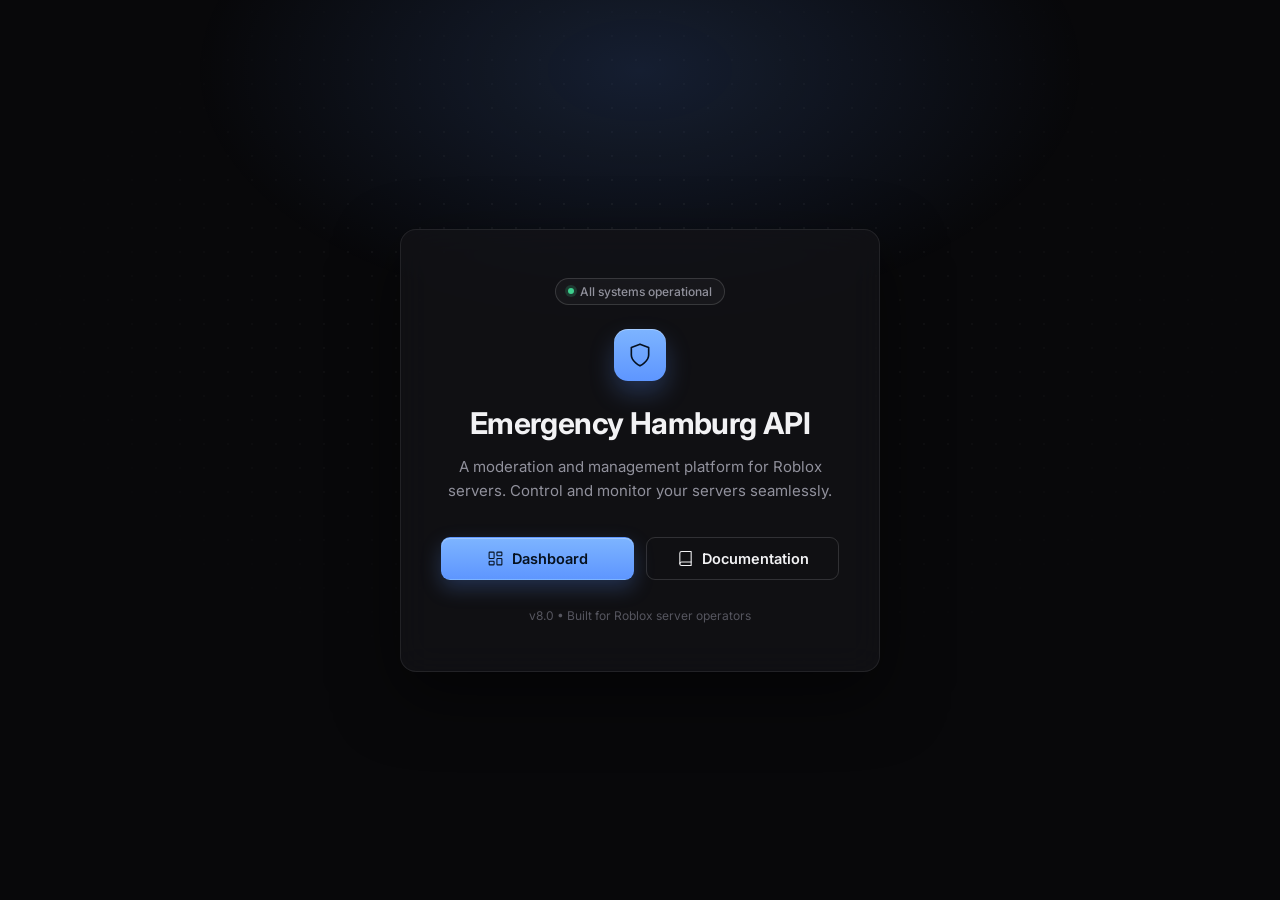
<file: Frontend/Api/Main.html>
<!DOCTYPE html>
<html lang="en">
<head>
    <meta charset="UTF-8">
    <meta name="viewport" content="width=device-width, initial-scale=1.0">
    <title>Emergency Hamburg API</title>
    <link href="https://fonts.googleapis.com/css2?family=Inter:wght@400;500;600;700;800&display=swap" rel="stylesheet">
    <style>
        :root {
            --bg-primary: #08080a;
            --bg-card: rgba(20, 20, 24, 0.72);
            --border: rgba(255, 255, 255, 0.08);
            --border-strong: rgba(255, 255, 255, 0.14);
            --text-primary: #f2f2f4;
            --text-secondary: #91919c;
            --text-muted: #56565f;
            --accent: #5e96ff;
            --accent-gradient: linear-gradient(180deg, #7db4ff 0%, #5e96ff 100%);
            --success: #3ecf8e;
            --transition: 160ms cubic-bezier(0.4, 0, 0.2, 1);
        }
        * {
            box-sizing: border-box;
            margin: 0;
            padding: 0;
            font-family: 'Geist', 'Inter', -apple-system, sans-serif;
        }
        html { background-color: var(--bg-primary); }
        body {
            background-color: var(--bg-primary);
            color: var(--text-primary);
            display: flex;
            justify-content: center;
            align-items: center;
            min-height: 100vh;
            position: relative;
            overflow: hidden;
            padding: 24px;
        }
        body::before {
            content: "";
            position: fixed;
            inset: 0;
            background-image: radial-gradient(rgba(255, 255, 255, 0.06) 1px, transparent 1px);
            background-size: 24px 24px;
            -webkit-mask-image: radial-gradient(ellipse 70% 60% at 50% 35%, #000 0%, transparent 75%);
            mask-image: radial-gradient(ellipse 70% 60% at 50% 35%, #000 0%, transparent 75%);
            pointer-events: none;
        }
        body::after {
            content: "";
            position: fixed;
            top: -20%;
            left: 50%;
            transform: translateX(-50%);
            width: 900px;
            height: 500px;
            background: radial-gradient(ellipse at center, rgba(94, 150, 255, 0.16) 0%, transparent 70%);
            pointer-events: none;
            z-index: 0;
        }
        svg { stroke-width: 1.5; }

        .container {
            position: relative;
            z-index: 1;
            background-color: var(--bg-card);
            border: 1px solid var(--border);
            border-radius: 16px;
            padding: 48px 40px;
            text-align: center;
            max-width: 480px;
            width: 100%;
            backdrop-filter: blur(16px);
            -webkit-backdrop-filter: blur(16px);
            box-shadow: 0 24px 64px rgba(0, 0, 0, 0.5);
        }

        .badge {
            display: inline-flex;
            align-items: center;
            gap: 6px;
            padding: 5px 12px;
            border-radius: 999px;
            border: 1px solid var(--border-strong);
            background-color: rgba(255, 255, 255, 0.03);
            font-size: 12px;
            font-weight: 500;
            color: var(--text-secondary);
            margin-bottom: 24px;
        }
        .badge .dot {
            width: 6px;
            height: 6px;
            border-radius: 50%;
            background-color: var(--success);
            box-shadow: 0 0 0 3px rgba(62, 207, 142, 0.18);
        }

        .brand-mark {
            width: 52px;
            height: 52px;
            border-radius: 14px;
            background: var(--accent-gradient);
            display: flex;
            align-items: center;
            justify-content: center;
            color: #06111f;
            margin: 0 auto 24px;
            box-shadow: 0 1px 0 rgba(255, 255, 255, 0.3) inset, 0 12px 24px rgba(94, 150, 255, 0.25);
        }
        .brand-mark svg { width: 26px; height: 26px; }

        h1 {
            color: var(--text-primary);
            margin-bottom: 14px;
            font-size: 30px;
            font-weight: 700;
            letter-spacing: -0.02em;
        }
        p.lede {
            color: var(--text-secondary);
            margin-bottom: 34px;
            font-size: 15px;
            line-height: 1.6;
        }

        .buttons {
            display: flex;
            gap: 12px;
            justify-content: center;
        }
        .btn {
            display: inline-flex;
            align-items: center;
            justify-content: center;
            gap: 8px;
            text-decoration: none;
            padding: 12px 22px;
            border-radius: 9px;
            font-size: 14.5px;
            font-weight: 600;
            transition: all var(--transition);
            border: 1px solid transparent;
            cursor: pointer;
            flex: 1;
        }
        .btn svg { width: 17px; height: 17px; }
        .btn-primary {
            background: var(--accent-gradient);
            color: #06111f;
            box-shadow: 0 1px 0 rgba(255, 255, 255, 0.25) inset, 0 8px 20px rgba(94, 150, 255, 0.25);
        }
        .btn-primary:hover {
            transform: translateY(-1px);
            filter: brightness(1.06);
        }
        .btn-secondary {
            background-color: transparent;
            border-color: var(--border-strong);
            color: var(--text-primary);
        }
        .btn-secondary:hover {
            background-color: rgba(255, 255, 255, 0.04);
            border-color: rgba(255, 255, 255, 0.22);
        }

        .footnote {
            margin-top: 28px;
            font-size: 12px;
            color: var(--text-muted);
        }

        @media (max-width: 480px) {
            .buttons { flex-direction: column; }
            .container { padding: 36px 26px; }
        }
    </style>
</head>
<body>
    <div class="container">
        <div class="badge"><span class="dot"></span> All systems operational</div>
        <div class="brand-mark">
            <svg viewBox="0 0 24 24" fill="none" stroke="currentColor" stroke-linecap="round" stroke-linejoin="round"><path d="M12 22s8-4 8-10V5l-8-3-8 3v7c0 6 8 10 8 10Z"/></svg>
        </div>
        <h1>Emergency Hamburg API</h1>
        <p class="lede">A moderation and management platform for Roblox servers. Control and monitor your servers seamlessly.</p>
        <div class="buttons">
            <a href="/Api/Dashboard" class="btn btn-primary">
                <svg viewBox="0 0 24 24" fill="none" stroke="currentColor" stroke-linecap="round" stroke-linejoin="round"><rect x="3" y="3" width="7" height="9" rx="1"/><rect x="14" y="3" width="7" height="5" rx="1"/><rect x="14" y="12" width="7" height="9" rx="1"/><rect x="3" y="16" width="7" height="5" rx="1"/></svg>
                Dashboard
            </a>
            <a href="/Api/Document" class="btn btn-secondary">
                <svg viewBox="0 0 24 24" fill="none" stroke="currentColor" stroke-linecap="round" stroke-linejoin="round"><path d="M4 19.5A2.5 2.5 0 0 1 6.5 17H20"/><path d="M6.5 2H20v20H6.5A2.5 2.5 0 0 1 4 19.5v-15A2.5 2.5 0 0 1 6.5 2z"/></svg>
                Documentation
            </a>
        </div>
        <p class="footnote">v8.0 &bull; Built for Roblox server operators</p>
    </div>
</body>
</html>
</file>
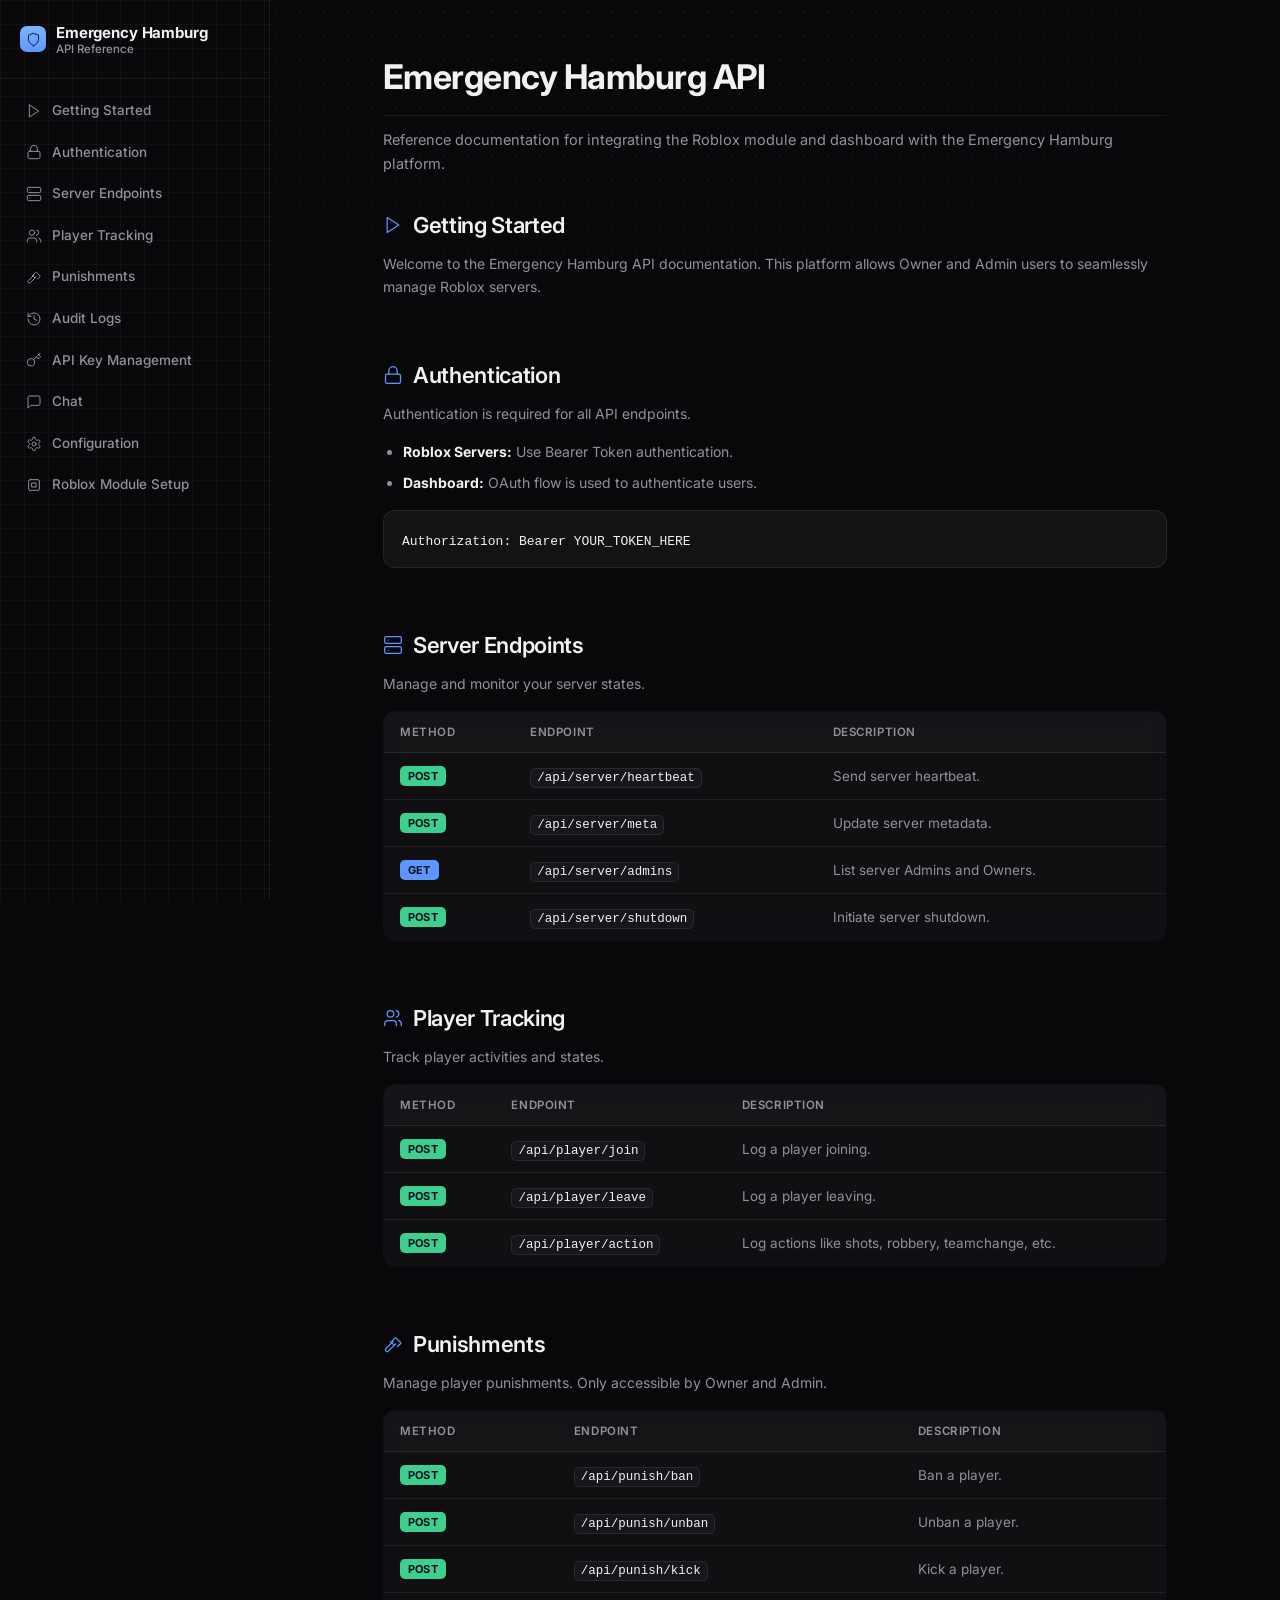
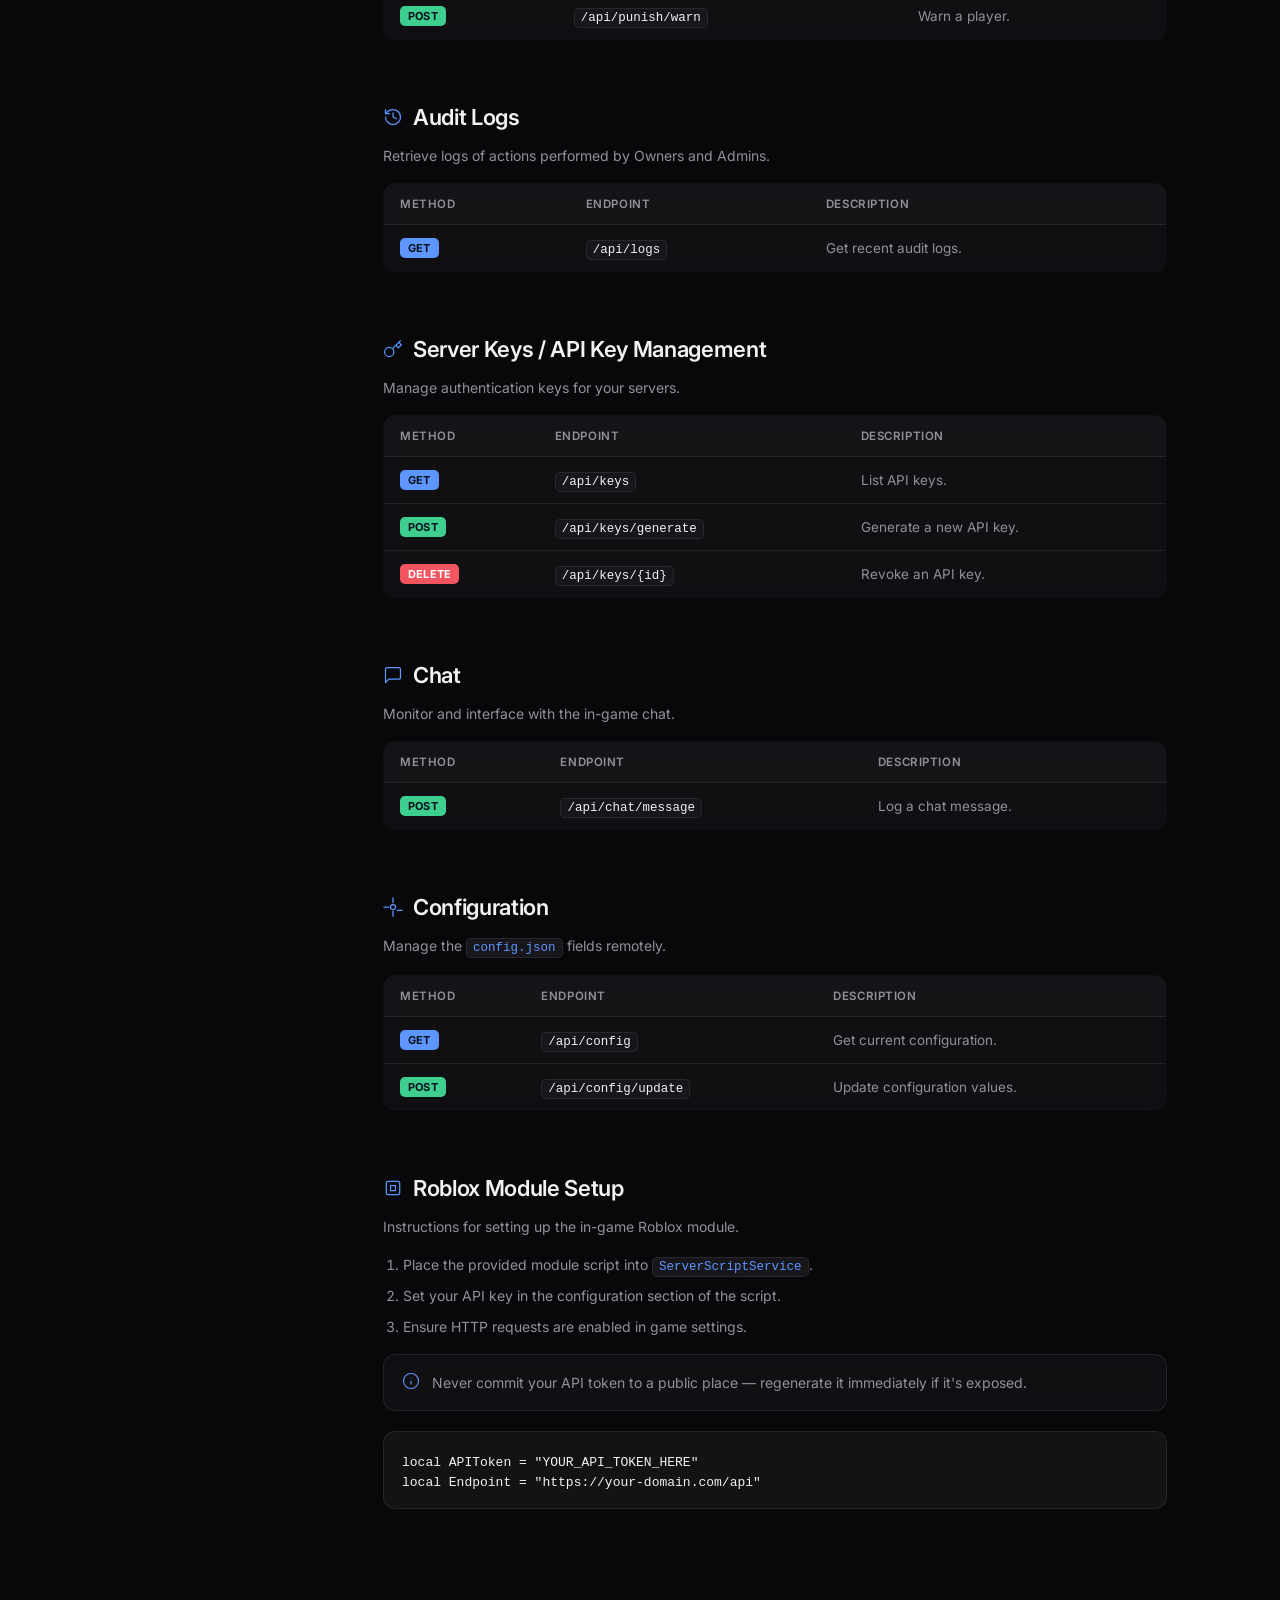
<file: Frontend/Document/Document.html>
<!DOCTYPE html>
<html lang="en">
<head>
    <meta charset="UTF-8">
    <meta name="viewport" content="width=device-width, initial-scale=1.0">
    <title>API Documentation - Emergency Hamburg</title>
    <link href="https://fonts.googleapis.com/css2?family=Inter:wght@400;500;600;700;800&display=swap" rel="stylesheet">
    <style>
        :root {
            --bg-primary: #08080a;
            --bg-card: rgba(20, 20, 24, 0.72);
            --bg-card-solid: #131316;
            --bg-sidebar: rgba(10, 10, 12, 0.78);
            --bg-input: #17171b;
            --bg-hover: rgba(255, 255, 255, 0.04);
            --border: rgba(255, 255, 255, 0.08);
            --border-strong: rgba(255, 255, 255, 0.14);
            --border-accent: rgba(94, 150, 255, 0.35);
            --text-primary: #f2f2f4;
            --text-secondary: #91919c;
            --text-muted: #56565f;
            --accent: #5e96ff;
            --accent-soft: rgba(94, 150, 255, 0.12);
            --accent-gradient: linear-gradient(180deg, #7db4ff 0%, #5e96ff 100%);
            --success: #3ecf8e;
            --danger: #f2555f;
            --radius-card: 12px;
            --transition: 160ms cubic-bezier(0.4, 0, 0.2, 1);
        }
        * {
            box-sizing: border-box;
            margin: 0;
            padding: 0;
            font-family: 'Geist', 'Inter', -apple-system, sans-serif;
        }
        html { background-color: var(--bg-primary); }
        body {
            background-color: var(--bg-primary);
            color: var(--text-primary);
            display: flex;
            flex-direction: column;
            min-height: 100vh;
            position: relative;
        }
        body::before {
            content: "";
            position: fixed;
            inset: 0;
            background-image: radial-gradient(rgba(255, 255, 255, 0.06) 1px, transparent 1px);
            background-size: 24px 24px;
            -webkit-mask-image: radial-gradient(ellipse 120% 90% at 50% 0%, #000 0%, transparent 78%);
            mask-image: radial-gradient(ellipse 120% 90% at 50% 0%, #000 0%, transparent 78%);
            pointer-events: none;
            z-index: 0;
        }
        svg { stroke-width: 1.5; flex-shrink: 0; }

        /* Topbar (mobile only trigger) */
        .topbar {
            display: none;
            align-items: center;
            gap: 12px;
            padding: 14px 20px;
            border-bottom: 1px solid var(--border);
            background-color: rgba(8, 8, 10, 0.7);
            backdrop-filter: blur(12px);
            position: sticky;
            top: 0;
            z-index: 30;
        }
        .topbar .brand { display: flex; align-items: center; gap: 10px; font-weight: 600; font-size: 15px; }
        .brand-mark {
            width: 26px; height: 26px; border-radius: 7px;
            background: var(--accent-gradient);
            display: flex; align-items: center; justify-content: center;
            color: #06111f; flex-shrink: 0;
        }
        .brand-mark svg { width: 15px; height: 15px; }
        .menu-toggle {
            display: flex; align-items: center; justify-content: center;
            width: 34px; height: 34px; border-radius: 8px;
            border: 1px solid var(--border); background: transparent;
            color: var(--text-primary); cursor: pointer;
        }
        .menu-toggle:hover { background-color: var(--bg-hover); }

        .shell { display: flex; flex: 1; position: relative; z-index: 1; }

        /* Sidebar */
        .sidebar {
            width: 270px;
            flex-shrink: 0;
            background-color: var(--bg-sidebar);
            background-image:
                linear-gradient(rgba(255, 255, 255, 0.035) 1px, transparent 1px),
                linear-gradient(90deg, rgba(255, 255, 255, 0.035) 1px, transparent 1px);
            background-size: 24px 24px;
            border-right: 1px solid var(--border);
            height: 100vh;
            position: sticky;
            top: 0;
            overflow-y: auto;
            backdrop-filter: blur(12px);
            transition: transform var(--transition);
            z-index: 20;
        }
        .sidebar-brand {
            display: flex;
            align-items: center;
            gap: 10px;
            padding: 22px 20px;
            border-bottom: 1px solid var(--border);
            margin-bottom: 12px;
        }
        .sidebar-brand span { font-weight: 700; font-size: 15px; letter-spacing: -0.01em; }
        .sidebar-brand small {
            display: block;
            color: var(--text-secondary);
            font-size: 11.5px;
            font-weight: 500;
        }
        .doc-nav { list-style: none; padding: 0 12px 20px; }
        .doc-nav li { margin-bottom: 2px; }
        .doc-nav a {
            display: flex;
            align-items: center;
            gap: 10px;
            padding: 9px 12px;
            color: var(--text-secondary);
            text-decoration: none;
            font-size: 13.5px;
            font-weight: 500;
            border-radius: 7px;
            border-left: 2px solid transparent;
            transition: color var(--transition), background-color var(--transition);
        }
        .doc-nav a svg { width: 16px; height: 16px; }
        .doc-nav a:hover { color: var(--text-primary); background-color: var(--bg-hover); }
        .doc-nav a.active {
            color: var(--text-primary);
            background-color: var(--accent-soft);
            border-left-color: var(--accent);
        }
        .doc-nav a.active svg { color: var(--accent); }

        .sidebar-overlay {
            display: none;
        }

        /* Main Content */
        .content {
            flex: 1;
            padding: 56px 48px;
            max-width: 880px;
            margin: 0 auto;
            width: 100%;
        }
        section { margin-bottom: 64px; scroll-margin-top: 24px; }
        h1, h2, h3 { color: var(--text-primary); margin-bottom: 14px; letter-spacing: -0.015em; }
        h1 {
            font-size: 34px;
            font-weight: 700;
            border-bottom: 1px solid var(--border);
            padding-bottom: 18px;
            margin-bottom: 12px;
        }
        .subtitle { color: var(--text-secondary); font-size: 14.5px; margin-bottom: 36px; }
        h2 {
            font-size: 22px;
            font-weight: 600;
            display: flex;
            align-items: center;
            gap: 10px;
        }
        h2 svg { width: 20px; height: 20px; color: var(--accent); }
        h3 { font-size: 16px; color: var(--accent); margin-top: 22px; font-weight: 600; }
        p { color: var(--text-secondary); margin-bottom: 16px; line-height: 1.65; font-size: 14px; }
        code {
            background-color: var(--bg-input);
            border: 1px solid var(--border);
            padding: 2px 6px;
            border-radius: 5px;
            font-family: ui-monospace, 'SF Mono', monospace;
            font-size: 12.5px;
            color: var(--accent);
        }
        pre {
            background-color: var(--bg-card-solid);
            border: 1px solid var(--border);
            padding: 18px;
            border-radius: var(--radius-card);
            overflow-x: auto;
            margin-bottom: 20px;
        }
        pre code {
            background-color: transparent;
            border: none;
            padding: 0;
            color: var(--text-primary);
            font-size: 13px;
        }
        table {
            width: 100%;
            border-collapse: collapse;
            margin-bottom: 8px;
            background-color: var(--bg-card);
            border: 1px solid var(--border);
            border-radius: var(--radius-card);
            overflow: hidden;
            backdrop-filter: blur(10px);
        }
        th, td {
            padding: 13px 16px;
            text-align: left;
            border-bottom: 1px solid var(--border);
            font-size: 13.5px;
        }
        th {
            background-color: rgba(255, 255, 255, 0.02);
            color: var(--text-secondary);
            font-weight: 600;
            font-size: 11.5px;
            text-transform: uppercase;
            letter-spacing: 0.05em;
        }
        td { color: var(--text-secondary); }
        tr:last-child td { border-bottom: none; }
        tr:hover td { background-color: rgba(255, 255, 255, 0.02); }
        td code { color: var(--text-primary); }

        .method {
            display: inline-block;
            padding: 3px 8px;
            border-radius: 5px;
            font-size: 11px;
            font-weight: 700;
            letter-spacing: 0.02em;
            color: #06111f;
        }
        .get { background-color: var(--accent); }
        .post { background-color: var(--success); }
        .delete { background-color: var(--danger); color: #fff; }

        ul, ol { padding-left: 20px; margin-bottom: 16px; color: var(--text-secondary); }
        ul li, ol li { margin-bottom: 8px; line-height: 1.6; font-size: 14px; }
        ul li strong, ol li strong { color: var(--text-primary); }

        .card-note {
            display: flex;
            gap: 12px;
            background-color: var(--bg-card);
            border: 1px solid var(--border);
            border-radius: var(--radius-card);
            padding: 16px 18px;
            margin-bottom: 20px;
            backdrop-filter: blur(10px);
        }
        .card-note svg { width: 18px; height: 18px; color: var(--accent); flex-shrink: 0; margin-top: 1px; }
        .card-note p { margin-bottom: 0; }

        @media (max-width: 900px) {
            .topbar { display: flex; }
            .shell { flex-direction: column; }
            .sidebar {
                position: fixed;
                top: 0;
                left: 0;
                height: 100vh;
                width: 280px;
                max-width: 84vw;
                transform: translateX(-100%);
                box-shadow: 0 24px 64px rgba(0, 0, 0, 0.55);
                z-index: 45;
            }
            .sidebar.open { transform: translateX(0); }
            .sidebar-overlay {
                display: block;
                position: fixed;
                inset: 0;
                background-color: rgba(0, 0, 0, 0.55);
                backdrop-filter: blur(2px);
                z-index: 40;
                opacity: 0;
                pointer-events: none;
                transition: opacity var(--transition);
            }
            .sidebar-overlay.open { opacity: 1; pointer-events: auto; }
            .content { padding: 32px 20px; }
            h1 { font-size: 26px; }
        }
    </style>
</head>
<body>
    <div class="topbar">
        <button class="menu-toggle" id="menuToggle" aria-label="Open navigation"><svg width="18" height="18" viewBox="0 0 24 24" fill="none" stroke="currentColor" stroke-linecap="round" stroke-linejoin="round"><line x1="4" x2="20" y1="6" y2="6"/><line x1="4" x2="20" y1="12" y2="12"/><line x1="4" x2="20" y1="18" y2="18"/></svg></button>
        <div class="brand">
            <span class="brand-mark"><svg width="15" height="15" viewBox="0 0 24 24" fill="none" stroke="currentColor" stroke-linecap="round" stroke-linejoin="round"><path d="M12 22s8-4 8-10V5l-8-3-8 3v7c0 6 8 10 8 10Z"/></svg></span>
            <span>API Docs</span>
        </div>
    </div>

    <div class="shell">
        <div class="sidebar-overlay" id="sidebarOverlay"></div>
        <div class="sidebar" id="sidebar">
            <div class="sidebar-brand">
                <span class="brand-mark"><svg width="15" height="15" viewBox="0 0 24 24" fill="none" stroke="currentColor" stroke-linecap="round" stroke-linejoin="round"><path d="M12 22s8-4 8-10V5l-8-3-8 3v7c0 6 8 10 8 10Z"/></svg></span>
                <div>
                    <span>Emergency Hamburg</span>
                    <small>API Reference</small>
                </div>
            </div>
            <ul class="doc-nav">
                <li><a href="#getting-started" class="active"><svg width="16" height="16" viewBox="0 0 24 24" fill="none" stroke="currentColor" stroke-linecap="round" stroke-linejoin="round"><path d="m5 3 14 9-14 9V3z"/></svg>Getting Started</a></li>
                <li><a href="#authentication"><svg width="16" height="16" viewBox="0 0 24 24" fill="none" stroke="currentColor" stroke-linecap="round" stroke-linejoin="round"><rect x="3" y="11" width="18" height="11" rx="2"/><path d="M7 11V7a5 5 0 0 1 10 0v4"/></svg>Authentication</a></li>
                <li><a href="#server-endpoints"><svg width="16" height="16" viewBox="0 0 24 24" fill="none" stroke="currentColor" stroke-linecap="round" stroke-linejoin="round"><rect x="2" y="2" width="20" height="8" rx="2"/><rect x="2" y="14" width="20" height="8" rx="2"/><line x1="6" x2="6.01" y1="6" y2="6"/><line x1="6" x2="6.01" y1="18" y2="18"/></svg>Server Endpoints</a></li>
                <li><a href="#player-tracking"><svg width="16" height="16" viewBox="0 0 24 24" fill="none" stroke="currentColor" stroke-linecap="round" stroke-linejoin="round"><path d="M16 21v-2a4 4 0 0 0-4-4H6a4 4 0 0 0-4 4v2"/><circle cx="9" cy="7" r="4"/><path d="M22 21v-2a4 4 0 0 0-3-3.87"/><path d="M16 3.13a4 4 0 0 1 0 7.75"/></svg>Player Tracking</a></li>
                <li><a href="#punishments"><svg width="16" height="16" viewBox="0 0 24 24" fill="none" stroke="currentColor" stroke-linecap="round" stroke-linejoin="round"><path d="m15 12-8.5 8.5a2.12 2.12 0 1 1-3-3L12 9"/><path d="m17.64 15 3.36-3.36a1 1 0 0 0 0-1.41l-5.23-5.23a1 1 0 0 0-1.41 0L11 8.36"/><path d="m9 9 4 4"/></svg>Punishments</a></li>
                <li><a href="#audit-logs"><svg width="16" height="16" viewBox="0 0 24 24" fill="none" stroke="currentColor" stroke-linecap="round" stroke-linejoin="round"><path d="M3 12a9 9 0 1 0 9-9 9.75 9.75 0 0 0-6.74 2.74L3 8"/><path d="M3 3v5h5"/><path d="M12 7v5l4 2"/></svg>Audit Logs</a></li>
                <li><a href="#api-keys"><svg width="16" height="16" viewBox="0 0 24 24" fill="none" stroke="currentColor" stroke-linecap="round" stroke-linejoin="round"><circle cx="7.5" cy="15.5" r="5.5"/><path d="m21 2-9.6 9.6"/><path d="m15.5 7.5 3 3L22 7l-3-3"/></svg>API Key Management</a></li>
                <li><a href="#chat"><svg width="16" height="16" viewBox="0 0 24 24" fill="none" stroke="currentColor" stroke-linecap="round" stroke-linejoin="round"><path d="M21 15a2 2 0 0 1-2 2H7l-4 4V5a2 2 0 0 1 2-2h14a2 2 0 0 1 2 2z"/></svg>Chat</a></li>
                <li><a href="#configuration"><svg width="16" height="16" viewBox="0 0 24 24" fill="none" stroke="currentColor" stroke-linecap="round" stroke-linejoin="round"><path d="M12.22 2h-.44a2 2 0 0 0-2 2v.18a2 2 0 0 1-1 1.73l-.43.25a2 2 0 0 1-2 0l-.15-.08a2 2 0 0 0-2.73.73l-.22.38a2 2 0 0 0 .73 2.73l.15.1a2 2 0 0 1 1 1.72v.51a2 2 0 0 1-1 1.74l-.15.09a2 2 0 0 0-.73 2.73l.22.38a2 2 0 0 0 2.73.73l.15-.08a2 2 0 0 1 2 0l.43.25a2 2 0 0 1 1 1.73V20a2 2 0 0 0 2 2h.44a2 2 0 0 0 2-2v-.18a2 2 0 0 1 1-1.73l.43-.25a2 2 0 0 1 2 0l.15.08a2 2 0 0 0 2.73-.73l.22-.39a2 2 0 0 0-.73-2.73l-.15-.08a2 2 0 0 1-1-1.74v-.5a2 2 0 0 1 1-1.74l.15-.09a2 2 0 0 0 .73-2.73l-.22-.38a2 2 0 0 0-2.73-.73l-.15.08a2 2 0 0 1-2 0l-.43-.25a2 2 0 0 1-1-1.73V4a2 2 0 0 0-2-2z"/><circle cx="12" cy="12" r="3"/></svg>Configuration</a></li>
                <li><a href="#roblox-module"><svg width="16" height="16" viewBox="0 0 24 24" fill="none" stroke="currentColor" stroke-linecap="round" stroke-linejoin="round"><rect x="4" y="4" width="16" height="16" rx="2"/><path d="M9 9h6v6H9z"/></svg>Roblox Module Setup</a></li>
            </ul>
        </div>

        <div class="content">
            <h1>Emergency Hamburg API</h1>
            <p class="subtitle">Reference documentation for integrating the Roblox module and dashboard with the Emergency Hamburg platform.</p>

            <section id="getting-started">
                <h2><svg viewBox="0 0 24 24" fill="none" stroke="currentColor" stroke-linecap="round" stroke-linejoin="round"><path d="m5 3 14 9-14 9V3z"/></svg>Getting Started</h2>
                <p>Welcome to the Emergency Hamburg API documentation. This platform allows Owner and Admin users to seamlessly manage Roblox servers.</p>
            </section>

            <section id="authentication">
                <h2><svg viewBox="0 0 24 24" fill="none" stroke="currentColor" stroke-linecap="round" stroke-linejoin="round"><rect x="3" y="11" width="18" height="11" rx="2"/><path d="M7 11V7a5 5 0 0 1 10 0v4"/></svg>Authentication</h2>
                <p>Authentication is required for all API endpoints.</p>
                <ul>
                    <li><strong>Roblox Servers:</strong> Use Bearer Token authentication.</li>
                    <li><strong>Dashboard:</strong> OAuth flow is used to authenticate users.</li>
                </ul>
                <pre><code>Authorization: Bearer YOUR_TOKEN_HERE</code></pre>
            </section>

            <section id="server-endpoints">
                <h2><svg viewBox="0 0 24 24" fill="none" stroke="currentColor" stroke-linecap="round" stroke-linejoin="round"><rect x="2" y="2" width="20" height="8" rx="2"/><rect x="2" y="14" width="20" height="8" rx="2"/><line x1="6" x2="6.01" y1="6" y2="6"/><line x1="6" x2="6.01" y1="18" y2="18"/></svg>Server Endpoints</h2>
                <p>Manage and monitor your server states.</p>
                <table>
                    <thead><tr><th>Method</th><th>Endpoint</th><th>Description</th></tr></thead>
                    <tbody>
                        <tr><td><span class="method post">POST</span></td><td><code>/api/server/heartbeat</code></td><td>Send server heartbeat.</td></tr>
                        <tr><td><span class="method post">POST</span></td><td><code>/api/server/meta</code></td><td>Update server metadata.</td></tr>
                        <tr><td><span class="method get">GET</span></td><td><code>/api/server/admins</code></td><td>List server Admins and Owners.</td></tr>
                        <tr><td><span class="method post">POST</span></td><td><code>/api/server/shutdown</code></td><td>Initiate server shutdown.</td></tr>
                    </tbody>
                </table>
            </section>

            <section id="player-tracking">
                <h2><svg viewBox="0 0 24 24" fill="none" stroke="currentColor" stroke-linecap="round" stroke-linejoin="round"><path d="M16 21v-2a4 4 0 0 0-4-4H6a4 4 0 0 0-4 4v2"/><circle cx="9" cy="7" r="4"/><path d="M22 21v-2a4 4 0 0 0-3-3.87"/><path d="M16 3.13a4 4 0 0 1 0 7.75"/></svg>Player Tracking</h2>
                <p>Track player activities and states.</p>
                <table>
                    <thead><tr><th>Method</th><th>Endpoint</th><th>Description</th></tr></thead>
                    <tbody>
                        <tr><td><span class="method post">POST</span></td><td><code>/api/player/join</code></td><td>Log a player joining.</td></tr>
                        <tr><td><span class="method post">POST</span></td><td><code>/api/player/leave</code></td><td>Log a player leaving.</td></tr>
                        <tr><td><span class="method post">POST</span></td><td><code>/api/player/action</code></td><td>Log actions like shots, robbery, teamchange, etc.</td></tr>
                    </tbody>
                </table>
            </section>

            <section id="punishments">
                <h2><svg viewBox="0 0 24 24" fill="none" stroke="currentColor" stroke-linecap="round" stroke-linejoin="round"><path d="m15 12-8.5 8.5a2.12 2.12 0 1 1-3-3L12 9"/><path d="m17.64 15 3.36-3.36a1 1 0 0 0 0-1.41l-5.23-5.23a1 1 0 0 0-1.41 0L11 8.36"/><path d="m9 9 4 4"/></svg>Punishments</h2>
                <p>Manage player punishments. Only accessible by Owner and Admin.</p>
                <table>
                    <thead><tr><th>Method</th><th>Endpoint</th><th>Description</th></tr></thead>
                    <tbody>
                        <tr><td><span class="method post">POST</span></td><td><code>/api/punish/ban</code></td><td>Ban a player.</td></tr>
                        <tr><td><span class="method post">POST</span></td><td><code>/api/punish/unban</code></td><td>Unban a player.</td></tr>
                        <tr><td><span class="method post">POST</span></td><td><code>/api/punish/kick</code></td><td>Kick a player.</td></tr>
                        <tr><td><span class="method post">POST</span></td><td><code>/api/punish/warn</code></td><td>Warn a player.</td></tr>
                    </tbody>
                </table>
            </section>

            <section id="audit-logs">
                <h2><svg viewBox="0 0 24 24" fill="none" stroke="currentColor" stroke-linecap="round" stroke-linejoin="round"><path d="M3 12a9 9 0 1 0 9-9 9.75 9.75 0 0 0-6.74 2.74L3 8"/><path d="M3 3v5h5"/><path d="M12 7v5l4 2"/></svg>Audit Logs</h2>
                <p>Retrieve logs of actions performed by Owners and Admins.</p>
                <table>
                    <thead><tr><th>Method</th><th>Endpoint</th><th>Description</th></tr></thead>
                    <tbody>
                        <tr><td><span class="method get">GET</span></td><td><code>/api/logs</code></td><td>Get recent audit logs.</td></tr>
                    </tbody>
                </table>
            </section>

            <section id="api-keys">
                <h2><svg viewBox="0 0 24 24" fill="none" stroke="currentColor" stroke-linecap="round" stroke-linejoin="round"><circle cx="7.5" cy="15.5" r="5.5"/><path d="m21 2-9.6 9.6"/><path d="m15.5 7.5 3 3L22 7l-3-3"/></svg>Server Keys / API Key Management</h2>
                <p>Manage authentication keys for your servers.</p>
                <table>
                    <thead><tr><th>Method</th><th>Endpoint</th><th>Description</th></tr></thead>
                    <tbody>
                        <tr><td><span class="method get">GET</span></td><td><code>/api/keys</code></td><td>List API keys.</td></tr>
                        <tr><td><span class="method post">POST</span></td><td><code>/api/keys/generate</code></td><td>Generate a new API key.</td></tr>
                        <tr><td><span class="method delete">DELETE</span></td><td><code>/api/keys/{id}</code></td><td>Revoke an API key.</td></tr>
                    </tbody>
                </table>
            </section>

            <section id="chat">
                <h2><svg viewBox="0 0 24 24" fill="none" stroke="currentColor" stroke-linecap="round" stroke-linejoin="round"><path d="M21 15a2 2 0 0 1-2 2H7l-4 4V5a2 2 0 0 1 2-2h14a2 2 0 0 1 2 2z"/></svg>Chat</h2>
                <p>Monitor and interface with the in-game chat.</p>
                <table>
                    <thead><tr><th>Method</th><th>Endpoint</th><th>Description</th></tr></thead>
                    <tbody>
                        <tr><td><span class="method post">POST</span></td><td><code>/api/chat/message</code></td><td>Log a chat message.</td></tr>
                    </tbody>
                </table>
            </section>

            <section id="configuration">
                <h2><svg viewBox="0 0 24 24" fill="none" stroke="currentColor" stroke-linecap="round" stroke-linejoin="round"><circle cx="12" cy="12" r="3"/><path d="M12 1v6m0 10v6m11-7h-6M7 12H1"/></svg>Configuration</h2>
                <p>Manage the <code>config.json</code> fields remotely.</p>
                <table>
                    <thead><tr><th>Method</th><th>Endpoint</th><th>Description</th></tr></thead>
                    <tbody>
                        <tr><td><span class="method get">GET</span></td><td><code>/api/config</code></td><td>Get current configuration.</td></tr>
                        <tr><td><span class="method post">POST</span></td><td><code>/api/config/update</code></td><td>Update configuration values.</td></tr>
                    </tbody>
                </table>
            </section>

            <section id="roblox-module">
                <h2><svg viewBox="0 0 24 24" fill="none" stroke="currentColor" stroke-linecap="round" stroke-linejoin="round"><rect x="4" y="4" width="16" height="16" rx="2"/><path d="M9 9h6v6H9z"/></svg>Roblox Module Setup</h2>
                <p>Instructions for setting up the in-game Roblox module.</p>
                <ol>
                    <li>Place the provided module script into <code>ServerScriptService</code>.</li>
                    <li>Set your API key in the configuration section of the script.</li>
                    <li>Ensure HTTP requests are enabled in game settings.</li>
                </ol>
                <div class="card-note">
                    <svg viewBox="0 0 24 24" fill="none" stroke="currentColor" stroke-linecap="round" stroke-linejoin="round"><circle cx="12" cy="12" r="10"/><path d="M12 16v-4M12 8h.01"/></svg>
                    <p>Never commit your API token to a public place — regenerate it immediately if it's exposed.</p>
                </div>
                <pre><code>local APIToken = "YOUR_API_TOKEN_HERE"
local Endpoint = "https://your-domain.com/api"</code></pre>
            </section>
        </div>
    </div>

    <script>
        const sections = document.querySelectorAll('section[id]');
        const navLinks = document.querySelectorAll('.doc-nav a');
        const sidebar = document.getElementById('sidebar');
        const overlay = document.getElementById('sidebarOverlay');
        const menuToggle = document.getElementById('menuToggle');

        function openDrawer() {
            sidebar.classList.add('open');
            overlay.classList.add('open');
        }
        function closeDrawer() {
            sidebar.classList.remove('open');
            overlay.classList.remove('open');
        }
        menuToggle.addEventListener('click', openDrawer);
        overlay.addEventListener('click', closeDrawer);

        // Scroll spy implementation
        window.addEventListener('scroll', () => {
            let current = '';
            sections.forEach(section => {
                const sectionTop = section.offsetTop - 100;
                if (window.scrollY >= sectionTop) {
                    current = section.getAttribute('id');
                }
            });
            navLinks.forEach(link => {
                link.classList.remove('active');
                if (link.getAttribute('href') === '#' + current) {
                    link.classList.add('active');
                }
            });
        });

        // Smooth scroll + close drawer on mobile navigation
        navLinks.forEach(link => {
            link.addEventListener('click', (e) => {
                e.preventDefault();
                const target = document.querySelector(link.getAttribute('href'));
                if (target) {
                    target.scrollIntoView({ behavior: 'smooth', block: 'start' });
                }
                closeDrawer();
            });
        });
    </script>
</body>
</html>
</file>
